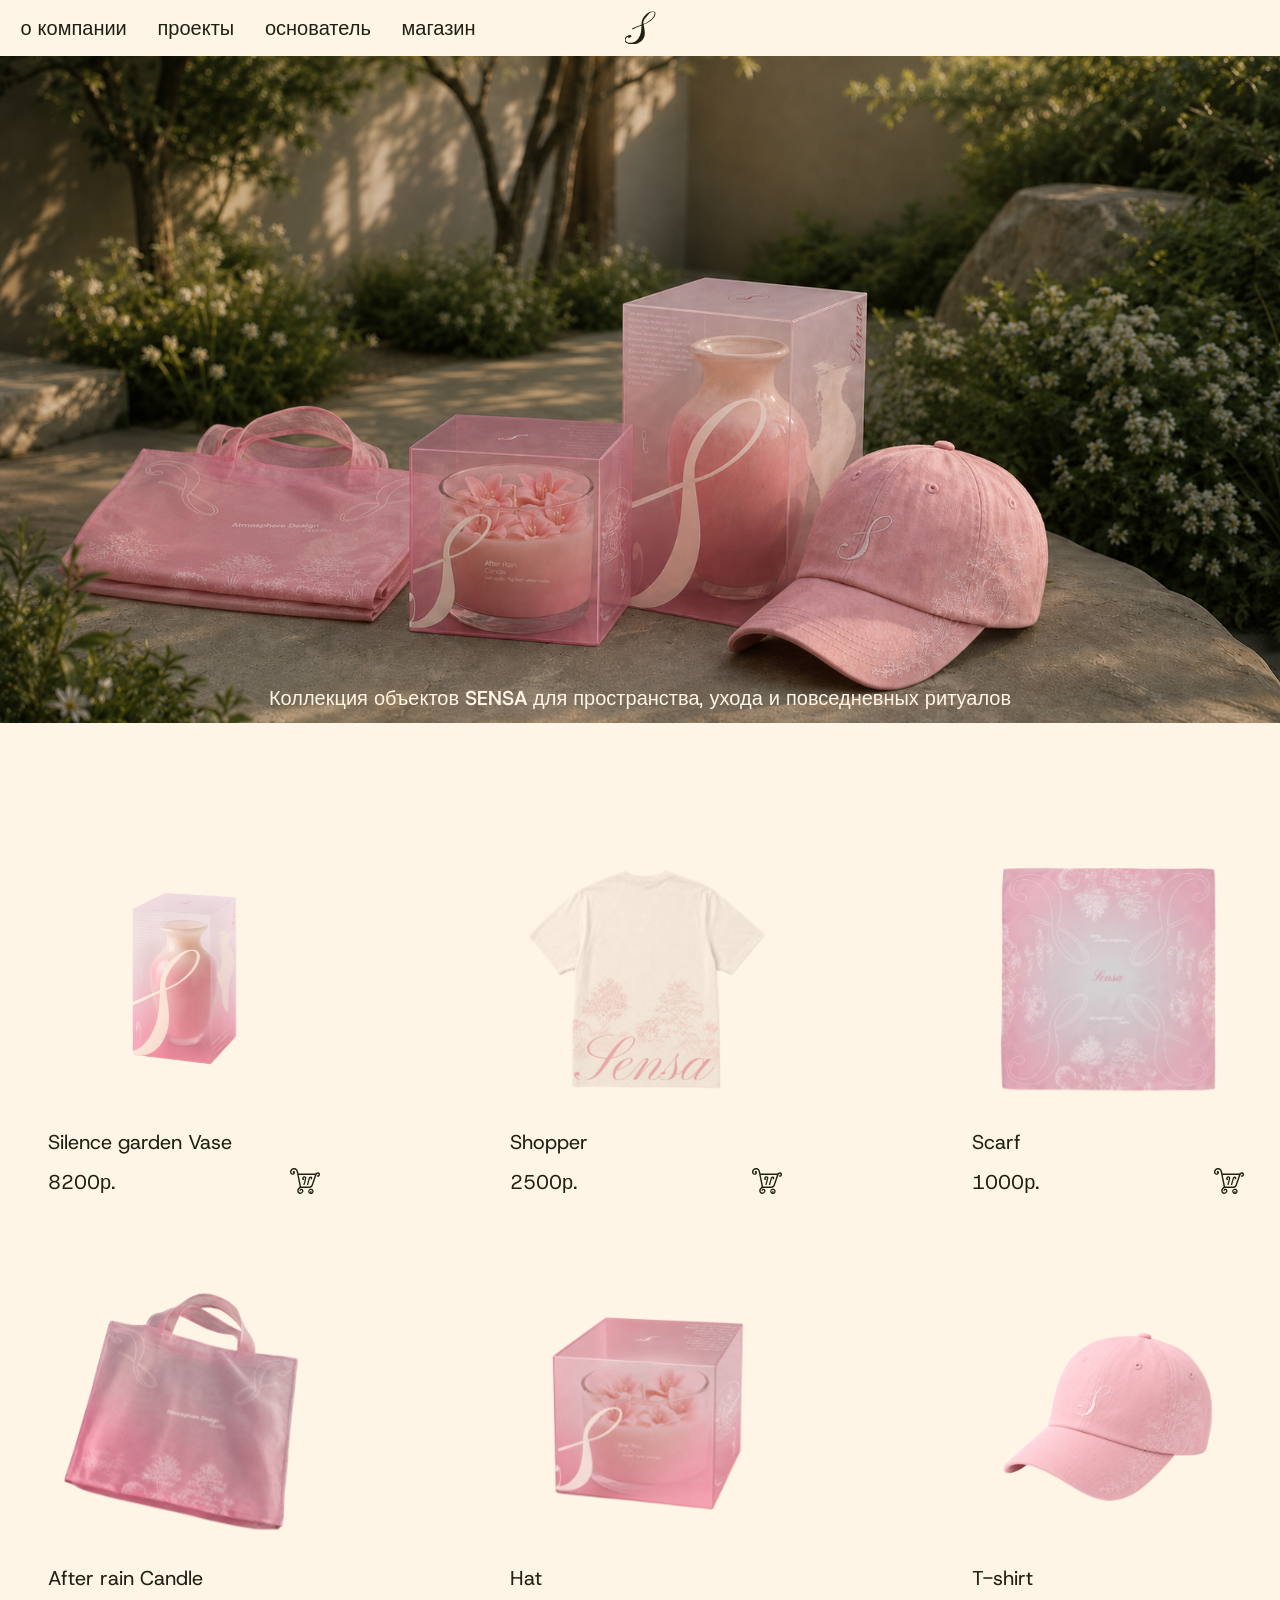
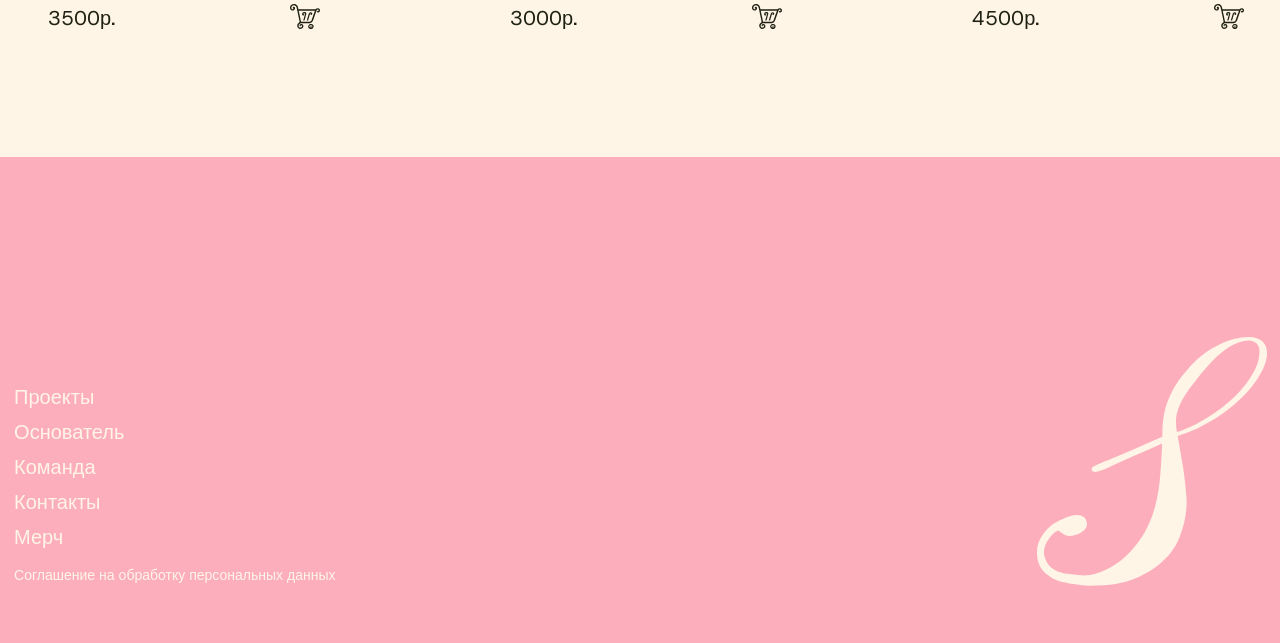
<file: merch.html>
<!doctype html>
<html lang="ru">
  <head>
    <meta charset="UTF-8" />
    <meta name="viewport" content="width=device-width, initial-scale=1.0" />
    <title>Sensa Merch</title>
    <link rel="stylesheet" href="./stylesheets/style.css?v=30" />
  </head>
  <body class="merch-body">
    <header class="top-menu">
      <nav class="menu-box" id="menu-box">
        <button class="burger-button" id="burger-button" type="button">
          <span></span>
          <span></span>
          <span></span>
        </button>
        <div class="menu-left">
          <a class="menu-link" href="./index.html#about">о компании</a>
          <div class="menu-item">
            <button
              class="menu-link menu-button"
              type="button"
              data-menu="project-menu"
            >
              проекты
            </button>
            <div class="sub-menu" id="project-menu">
              <a href="./kage_pavilion.html">Kage Pavilion</a>
              <a href="./404.html">Meadow Place</a>
              <a href="./404.html">Silent Path</a>
            </div>
          </div>
          <a class="menu-link" href="./founder.html">основатель</a>
          <a class="menu-link" href="./merch.html">магазин</a>
        </div>
        <a class="menu-logo" href="./index.html" aria-label="На главную">
          <img src="./main page/Logo.svg" alt="Sensa" />
        </a>
      </nav>
    </header>

    <main class="merch-page">
      <section class="merch-hero" aria-label="Sensa merch">
        <img
          class="merch-hero-picture"
          src="./merch/merchpage.png"
          alt="Коллекция мерча SENSA"
        />
        <div class="merch-intro">
          <p>
            Коллекция объектов <strong>SENSA</strong> для пространства, ухода и
            повседневных ритуалов
          </p>
        </div>
      </section>

      <section class="merch-catalog" aria-label="Каталог мерча">
        <article class="merch-card merch-card--vase">
          <img
            class="merch-photo"
            src="./merch/5423a02c-7206-412f-bdfa-2ea7a8e18bd4 1.svg"
            alt="Silence garden Vase"
          />
          <div class="merch-info">
            <div class="merch-copy">
              <h2>Silence garden Vase</h2>
              <p>8200р.</p>
            </div>
            <button
              class="merch-cart"
              type="button"
              aria-label="Добавить Silence garden Vase в корзину"
            >
              <img src="./merch/Vector.svg" alt="" aria-hidden="true" />
            </button>
          </div>
        </article>

        <article class="merch-card merch-card--shopper">
          <img
            class="merch-photo"
            src="./merch/83bc2cc9-8af5-439f-ba3a-19fce1b3de6d 1.svg"
            alt="Shopper"
          />
          <div class="merch-info">
            <div class="merch-copy">
              <h2>Shopper</h2>
              <p>2500р.</p>
            </div>
            <button
              class="merch-cart"
              type="button"
              aria-label="Добавить Shopper в корзину"
            >
              <img src="./merch/Vector.svg" alt="" aria-hidden="true" />
            </button>
          </div>
        </article>

        <article class="merch-card merch-card--scarf">
          <img
            class="merch-photo"
            src="./merch/9bd8c748-530c-4d68-a913-5997f6ab2549 1.svg"
            alt="Scarf"
          />
          <div class="merch-info">
            <div class="merch-copy">
              <h2>Scarf</h2>
              <p>1000р.</p>
            </div>
            <button
              class="merch-cart"
              type="button"
              aria-label="Добавить Scarf в корзину"
            >
              <img src="./merch/Vector.svg" alt="" aria-hidden="true" />
            </button>
          </div>
        </article>

        <article class="merch-card merch-card--candle">
          <img
            class="merch-photo"
            src="./merch/a88b6b07-adf8-426b-9dd2-2e899c0dd13f 1.svg"
            alt="After rain Candle"
          />
          <div class="merch-info">
            <div class="merch-copy">
              <h2>After rain Candle</h2>
              <p>3500р.</p>
            </div>
            <button
              class="merch-cart"
              type="button"
              aria-label="Добавить After rain Candle в корзину"
            >
              <img src="./merch/Vector.svg" alt="" aria-hidden="true" />
            </button>
          </div>
        </article>

        <article class="merch-card merch-card--hat">
          <img
            class="merch-photo"
            src="./merch/85a7c856-d23a-41df-a4bb-4a5bcfdc1c4f 5.svg"
            alt="Hat"
          />
          <div class="merch-info">
            <div class="merch-copy">
              <h2>Hat</h2>
              <p>3000р.</p>
            </div>
            <button
              class="merch-cart"
              type="button"
              aria-label="Добавить Hat в корзину"
            >
              <img src="./merch/Vector.svg" alt="" aria-hidden="true" />
            </button>
          </div>
        </article>

        <article class="merch-card merch-card--tshirt">
          <img
            class="merch-photo"
            src="./merch/ef61fe0e-9401-4254-b006-d7d2a4ddbab9 1.svg"
            alt="T-shirt"
          />
          <div class="merch-info">
            <div class="merch-copy">
              <h2>T-shirt</h2>
              <p>4500р.</p>
            </div>
            <button
              class="merch-cart"
              type="button"
              aria-label="Добавить T-shirt в корзину"
            >
              <img src="./merch/Vector.svg" alt="" aria-hidden="true" />
            </button>
          </div>
        </article>
      </section>
    </main>

    <footer class="footer">
      <div class="footer-links">
        <a href="./index.html#projects">Проекты</a>
        <a href="./founder.html">Основатель</a>
        <a href="./index.html#designers">Команда</a>
        <a href="./index.html#contacts">Контакты</a>
        <a href="./merch.html">Мерч</a>
        <p class="footer-note">Соглашение на обработку персональных данных</p>
      </div>
      <img
        class="footer-logo"
        src="./main page/big logo.svg"
        alt=""
        aria-hidden="true"
      />
    </footer>

    <script defer src="./src/typography.js?v=1"></script>
    <script defer src="./src/merch.js?v=1"></script>
  </body>
</html>
</file>
<file: stylesheets/style.css>
@import "./reset.css?v=30";
@import "./layout.css?v=30";
@import "./font.css?v=30";
@import "./adaptive.css?v=30";
</file>
